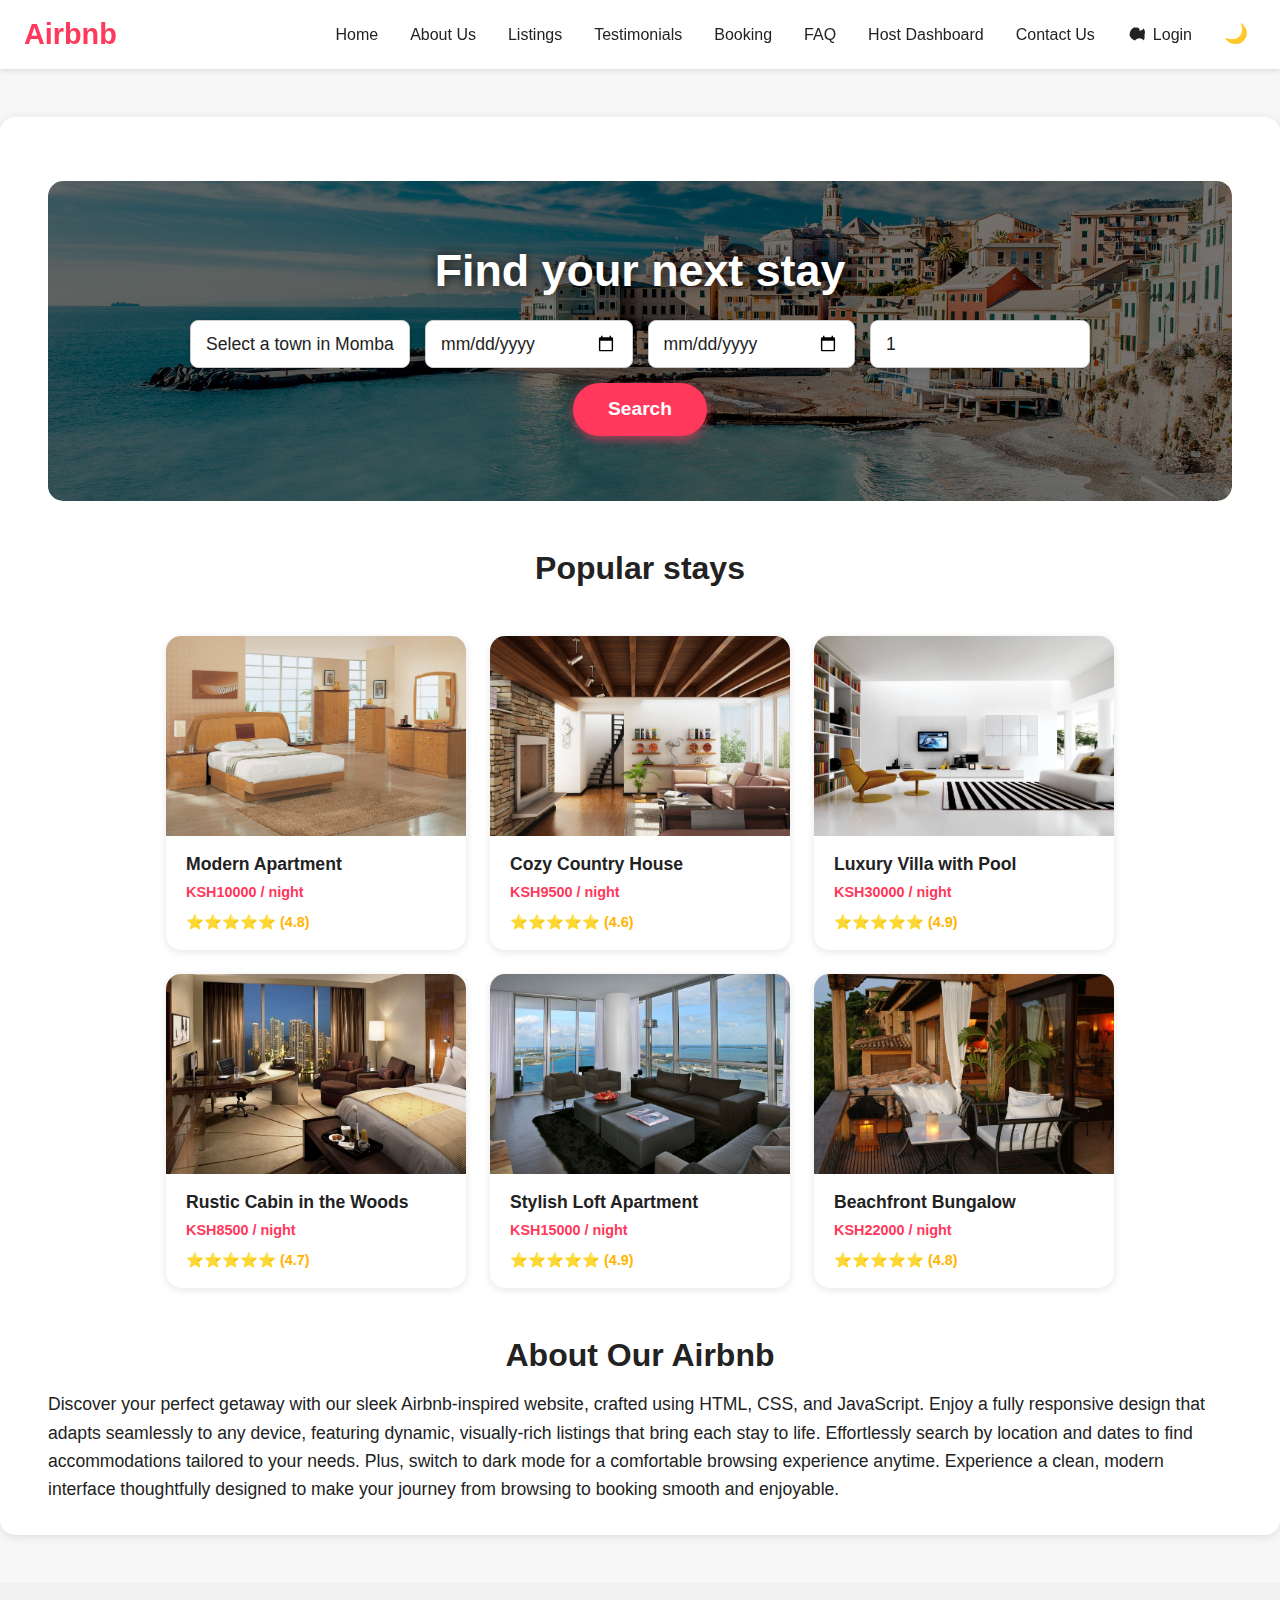
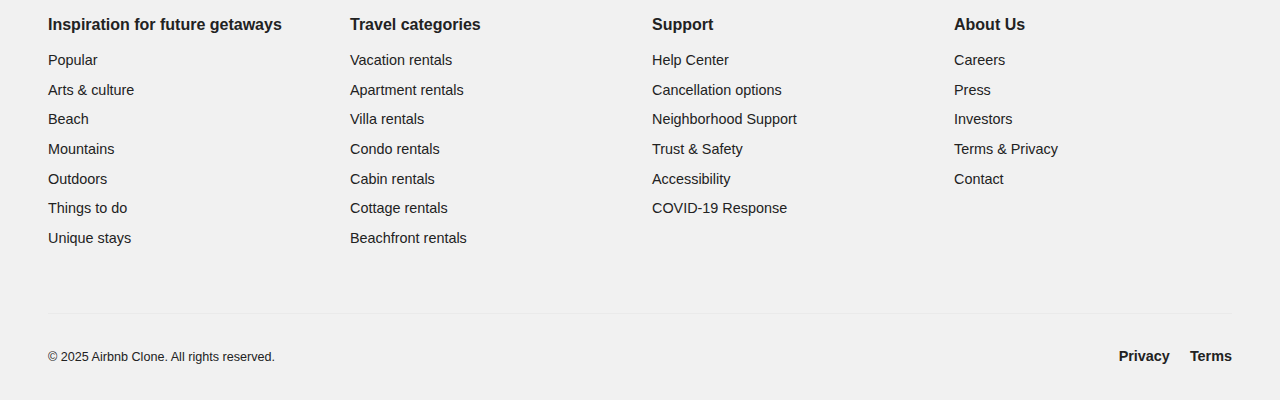
<file: html/index.html>
<!DOCTYPE html>
<html lang="en" data-theme="light">
<head>
  <meta charset="UTF-8" />
  <meta name="viewport" content="width=device-width, initial-scale=1" />
  <title>Airbnb Clone - Multi-Section SPA</title>
  <link rel="stylesheet" href="https://cdn.jsdelivr.net/npm/bootstrap@5.3.0/dist/css/bootstrap.min.css"/>
  <link rel="stylesheet" href="/styles/style.css">
</head>
<body>
  <!-- Navbar -->
  <nav class="navbar navbar-expand-lg sticky-top">
    <div class="container-fluid px-4">
      <a class="navbar-brand" id="nav-home">Airbnb</a>
      <button class="navbar-toggler" type="button" data-bs-toggle="collapse" data-bs-target="#navMenu"
        aria-controls="navMenu" aria-expanded="false" aria-label="Toggle navigation">
        <span class="navbar-toggler-icon"></span>
      </button>
      <div class="collapse navbar-collapse" id="navMenu">
        <ul class="navbar-nav ms-auto align-items-center" id="nav-links">
          <li class="nav-item me-3"><a class="nav-link" data-section="home">Home</a></li>
          <li class="nav-item me-3"><a class="nav-link" data-section="about">About Us</a></li>
          <li class="nav-item me-3"><a class="nav-link" data-section="listings">Listings</a></li>
          <li class="nav-item me-3"><a class="nav-link" data-section="testimonials">Testimonials</a></li>
          <li class="nav-item me-3"><a class="nav-link" data-section="booking">Booking</a></li>
          <li class="nav-item me-3"><a class="nav-link" data-section="faq">FAQ</a></li>
          <li class="nav-item me-3"><a class="nav-link" data-section="host">Host Dashboard</a></li>
          <li class="nav-item me-3"><a class="nav-link" data-section="contact">Contact Us</a></li>

          <li class="nav-item me-3">
            <a href="/html/forms/login.html" class="nav-link d-flex align-items-center" title="Login" aria-label="Login">
              <!-- User icon SVG -->
              <svg xmlns="http://www.w3.org/2000/svg" width="20" height="20" fill="currentColor" class="bi bi-person-circle" viewBox="0 0 16 16" style="margin-right: 6px;">
                <path d="M13.468 12.37C12.758 11.226 11.56 10.5 10 10.5c-1.56 0-2.758.726-3.468 1.87A6.987 6.987 0 0 1 2 8a6.987 6.987 0 0 1 4.532-6.37C7.242 3.774 8.44 4.5 10 4.5c1.56 0 2.758-.726 3.468-1.87A6.987 6.987 0 0 1 14 8a6.987 6.987 0 0 1-.532 4.37z"/>
                <path fill-rule="evenodd" d="M8 2a2 2 0 1 0 0 4 2 2 0 0 0 0-4z"/>
              </svg>
              Login
            </a>
          </li>
          <li class="nav-item">
            <button id="darkModeToggle" title="Toggle Dark Mode" aria-label="Toggle Dark Mode">🌙</button>
          </li>
        </ul>
      </div>
    </div>
  </nav>

  <!-- Sections -->

  <!-- Home -->
  <section id="home" class="active" role="main" aria-label="Home page">
    <div class="search-section">
      <div class="overlay"></div>
      <h1>Find your next stay</h1>
      <form class="search-bar" id="searchForm" aria-label="Search stays form">
        <select id="location" name="location" class="form-select" required aria-required="true" aria-describedby="locationHelp">
          <option value="" disabled selected>Select a town in Mombasa</option>
          <option value="Mombasa Central">Mombasa Central</option>
          <option value="Nyali">Nyali</option>
          <option value="Kisauni">Kisauni</option>
          <option value="Likoni">Likoni</option>
          <option value="Changamwe">Changamwe</option>
          <option value="Tudor">Tudor</option>
          <option value="Mtwapa">Mtwapa</option>
          <option value="Bamburi">Bamburi</option>
        </select>
        <input type="date" id="checkin" name="checkin" required aria-required="true" placeholder="Check-in" />
        <input type="date" id="checkout" name="checkout" required aria-required="true" placeholder="Check-out" />
        <input type="number" id="guests" name="guests" placeholder="Guests" min="1" value="1" required aria-required="true" />
        <button type="submit">Search</button>
      </form>
    </div>
    <div class="listings" aria-label="Popular stays">
      <h2 class="mb-4 text-center">Popular stays</h2>
      <div class="d-flex flex-wrap justify-content-center gap-4" id="listingsContainer">
        <!-- Listings loaded here -->
      </div>
    </div>

    <div class="about-section" aria-label="About this site">
      <h2>About Our Airbnb</h2>
      <p>
        Discover your perfect getaway with our sleek Airbnb-inspired website, crafted using HTML, CSS, and JavaScript. Enjoy a fully responsive design that adapts seamlessly to any device, featuring dynamic, visually-rich listings that bring each stay to life. Effortlessly search by location and dates to find accommodations tailored to your needs. Plus, switch to dark mode for a comfortable browsing experience anytime. Experience a clean, modern interface thoughtfully designed to make your journey from browsing to booking smooth and enjoyable.
      </p>
    </div>
  </section>

  <!-- Listings -->
  <section id="listings" role="main" aria-label="Listings page">
    <h1>All Listings</h1>
    <div class="listings-grid">
      <div class="listing-card" onclick="expandCard(this)">
        <img src="../assets/listing1.webp" alt="Sunset Villa" class="listing-image" />
        <div class="listing-info">
          <h3 class="listing-title">Sunset Villa</h3>
          <p class="listing-location">Diani Beach, Kwale County</p>
          <p class="listing-price">KSh 12,000 / night</p>
          <p class="listing-rating">⭐ 4.8 (120 reviews)</p>
        </div>
        <div class="listing-expanded">
          <p>Spacious 3-bedroom villa with ocean views, private pool, and direct beach access.</p>
          <p><strong>Amenities:</strong> WiFi, Air Conditioning, Private Pool, Parking</p>
          <button onclick="closeExpanded(event)">Close</button>
        </div>
      </div>

      <div class="listing-card" onclick="expandCard(this)">
        <img src="../assets/listing2.webp" alt="Coral Reef Apartment" class="listing-image" />
        <div class="listing-info">
          <h3 class="listing-title">Coral Reef Apartment</h3>
          <p class="listing-location">Nyali, Mombasa</p>
          <p class="listing-price">KSh 8,500 / night</p>
          <p class="listing-rating">⭐ 4.6 (98 reviews)</p>
        </div>
        <div class="listing-expanded">
          <p>Modern 2-bedroom apartment with sea breeze, close to shopping and dining.</p>
          <p><strong>Amenities:</strong> WiFi, Parking, Elevator</p>
          <button onclick="closeExpanded(event)">Close</button>
        </div>
      </div>

      <div class="listing-card" onclick="expandCard(this)">
        <img src="../assets/listing3.webp" alt="Palm Breeze Cottage" class="listing-image" />
        <div class="listing-info">
          <h3 class="listing-title">Palm Breeze Cottage</h3>
          <p class="listing-location">Tiwi Beach, Kwale County</p>
          <p class="listing-price">KSh 9,000 / night</p>
          <p class="listing-rating">⭐ 4.7 (110 reviews)</p>
        </div>
        <div class="listing-expanded">
          <p>Cozy 2-bedroom cottage surrounded by palm trees, steps from the beach.</p>
          <p><strong>Amenities:</strong> WiFi, Kitchen, Parking</p>
          <button onclick="closeExpanded(event)">Close</button>
        </div>
      </div>

      <div class="listing-card" onclick="expandCard(this)">
        <img src="../assets/listing4.webp" alt="Seaside Retreat" class="listing-image" />
        <div class="listing-info">
          <h3 class="listing-title">Seaside Retreat</h3>
          <p class="listing-location">Bamburi, Mombasa</p>
          <p class="listing-price">KSh 10,500 / night</p>
          <p class="listing-rating">⭐ 4.9 (130 reviews)</p>
        </div>
        <div class="listing-expanded">
          <p>Elegant 3-bedroom house with garden, near Bamburi beach and local attractions.</p>
          <p><strong>Amenities:</strong> WiFi, Air Conditioning, Garden, Parking</p>
          <button onclick="closeExpanded(event)">Close</button>
        </div>
      </div>

      <div class="listing-card" onclick="expandCard(this)">
        <img src="../assets/listing5.webp" alt="Ocean View Apartment" class="listing-image" />
        <div class="listing-info">
          <h3 class="listing-title">Ocean View Apartment</h3>
          <p class="listing-location">Shanzu, Mombasa</p>
          <p class="listing-price">KSh 11,000 / night</p>
          <p class="listing-rating">⭐ 4.5 (90 reviews)</p>
        </div>
        <div class="listing-expanded">
          <p>Bright 2-bedroom apartment with panoramic ocean views and balcony.</p>
          <p><strong>Amenities:</strong> WiFi, Balcony, Parking</p>
          <button onclick="closeExpanded(event)">Close</button>
        </div>
      </div>

      <div class="listing-card" onclick="expandCard(this)">
        <img src="../assets/listing6.webp" alt="Mtwapa Beach House" class="listing-image" />
        <div class="listing-info">
          <h3 class="listing-title">Mtwapa Beach House</h3>
          <p class="listing-location">Mtwapa, Kilifi County</p>
          <p class="listing-price">KSh 13,000 / night</p>
          <p class="listing-rating">⭐ 4.8 (115 reviews)</p>
        </div>
        <div class="listing-expanded">
          <p>Luxury 4-bedroom house with private beach access and spacious garden.</p>
          <p><strong>Amenities:</strong> WiFi, Private Beach, Pool, Parking</p>
          <button onclick="closeExpanded(event)">Close</button>
        </div>
      </div>

      <div class="listing-card" onclick="expandCard(this)">
        <img src="../assets/listing1.webp" alt="Lagoon Breeze Bungalow" class="listing-image" />
        <div class="listing-info">
          <h3 class="listing-title">Lagoon Breeze Bungalow</h3>
          <p class="listing-location">Kilifi Creek, Kilifi County</p>
          <p class="listing-price">KSh 9,500 / night</p>
          <p class="listing-rating">⭐ 4.7 (105 reviews)</p>
        </div>
        <div class="listing-expanded">
          <p>Charming 2-bedroom bungalow overlooking the lagoon with a private deck.</p>
          <p><strong>Amenities:</strong> WiFi, Kitchen, Deck, Parking</p>
          <button onclick="closeExpanded(event)">Close</button>
        </div>
      </div>

      <div class="listing-card" onclick="expandCard(this)">
        <img src="../assets/listing2.webp" alt="Coral Garden Villa" class="listing-image" />
        <div class="listing-info">
          <h3 class="listing-title">Coral Garden Villa</h3>
          <p class="listing-location">Diani Beach, Kwale County</p>
          <p class="listing-price">KSh 14,000 / night</p>
          <p class="listing-rating">⭐ 4.9 (140 reviews)</p>
        </div>
        <div class="listing-expanded">
          <p>Elegant 4-bedroom villa with lush gardens and walking distance to the beach.</p>
          <p><strong>Amenities:</strong> WiFi, Pool, Garden, Parking</p>
          <button onclick="closeExpanded(event)">Close</button>
        </div>
      </div>

      <div class="listing-card" onclick="expandCard(this)">
        <img src="../assets/listing3.webp" alt="Blue Lagoon Apartment" class="listing-image" />
        <div class="listing-info">
          <h3 class="listing-title">Blue Lagoon Apartment</h3>
          <p class="listing-location">Nyali, Mombasa</p>
          <p class="listing-price">KSh 9,000 / night</p>
          <p class="listing-rating">⭐ 4.6 (95 reviews)</p>
        </div>
        <div class="listing-expanded">
          <p>Modern 1-bedroom apartment with lagoon views and a balcony.</p>
          <p><strong>Amenities:</strong> WiFi, Balcony, Parking</p>
          <button onclick="closeExpanded(event)">Close</button>
        </div>
      </div>

      <div class="listing-card" onclick="expandCard(this)">
        <img src="../assets/listing4.webp" alt="Seashell Cottage" class="listing-image" />
        <div class="listing-info">
          <h3 class="listing-title">Seashell Cottage</h3>
          <p class="listing-location">Tiwi Beach, Kwale County</p>
          <p class="listing-price">KSh 8,800 / night</p>
          <p class="listing-rating">⭐ 4.7 (85 reviews)</p>
        </div>
        <div class="listing-expanded">
          <p>Cozy 2-bedroom cottage with garden and walking distance to the beach.</p>
          <p><strong>Amenities:</strong> WiFi, Garden, Parking</p>
          <button onclick="closeExpanded(event)">Close</button>
        </div>
      </div>

      <div class="listing-card" onclick="expandCard(this)">
        <img src="../assets/listing5.webp" alt="Bamburi Beach House" class="listing-image" />
        <div class="listing-info">
          <h3 class="listing-title">Bamburi Beach House</h3>
          <p class="listing-location">Bamburi, Mombasa</p>
          <p class="listing-price">KSh 11,500 / night</p>
          <p class="listing-rating">⭐ 4.8 (125 reviews)</p>
        </div>
        <div class="listing-expanded">
          <p>Spacious 3-bedroom house with private garden and beach access.</p>
          <p><strong>Amenities:</strong> WiFi, Garden, Parking</p>
          <button onclick="closeExpanded(event)">Close</button>
        </div>
      </div>

      <div class="listing-card" onclick="expandCard(this)">
        <img src="../assets/listing6.webp" alt="Shanzu Seaview Apartment" class="listing-image" />
        <div class="listing-info">
          <h3 class="listing-title">Shanzu Seaview Apartment</h3>
          <p class="listing-location">Shanzu, Mombasa</p>
          <p class="listing-price">KSh 10,000 / night</p>
          <p class="listing-rating">⭐ 4.6 (100 reviews)</p>
        </div>
        <div class="listing-expanded">
          <p>Modern 2-bedroom apartment with stunning sea views and balcony.</p>
          <p><strong>Amenities:</strong> WiFi, Balcony, Parking</p>
          <button onclick="closeExpanded(event)">Close</button>
        </div>
      </div>

      <div class="listing-card" onclick="expandCard(this)">
        <img src="../assets/listing1.webp" alt="Mtwapa Lagoon Villa" class="listing-image" />
        <div class="listing-info">
          <h3 class="listing-title">Mtwapa Lagoon Villa</h3>
          <p class="listing-location">Mtwapa, Kilifi County</p>
          <p class="listing-price">KSh 13,500 / night</p>
          <p class="listing-rating">⭐ 4.9 (135 reviews)</p>
        </div>
        <div class="listing-expanded">
          <p>Luxury 4-bedroom villa overlooking the lagoon with private pool.</p>
          <p><strong>Amenities:</strong> WiFi, Pool, Private Beach, Parking</p>
          <button onclick="closeExpanded(event)">Close</button>
        </div>
      </div>

      <div class="listing-card" onclick="expandCard(this)">
        <img src="../assets/listing2.webp" alt="Diani Palm Villa" class="listing-image" />
        <div class="listing-info">
          <h3 class="listing-title">Diani Palm Villa</h3>
          <p class="listing-location">Diani Beach, Kwale County</p>
          <p class="listing-price">KSh 14,500 / night</p>
          <p class="listing-rating">⭐ 5.0 (150 reviews)</p>
        </div>
        <div class="listing-expanded">
          <p>Exclusive 5-bedroom villa with lush gardens and private pool near the beach.</p>
          <p><strong>Amenities:</strong> WiFi, Pool, Garden, Parking</p>
          <button onclick="closeExpanded(event)">Close</button>
        </div>
      </div>

      <div class="listing-card" onclick="expandCard(this)">
        <img src="../assets/listing3.webp" alt="Nyali Sunset Apartment" class="listing-image" />
        <div class="listing-info">
          <h3 class="listing-title">Nyali Sunset Apartment</h3>
          <p class="listing-location">Nyali, Mombasa</p>
          <p class="listing-price">KSh 9,500 / night</p>
          <p class="listing-rating">⭐ 4.7 (110 reviews)</p>
        </div>
        <div class="listing-expanded">
          <p>Cozy 1-bedroom apartment with sunset views and modern amenities.</p>
          <p><strong>Amenities:</strong> WiFi, Balcony, Parking</p>
          <button onclick="closeExpanded(event)">Close</button>
        </div>
      </div>

      <div class="listing-card" onclick="expandCard(this)">
        <img src="../assets/listing4.webp" alt="Tiwi Beach House" class="listing-image" />
        <div class="listing-info">
          <h3 class="listing-title">Tiwi Beach House</h3>
          <p class="listing-location">Tiwi Beach, Kwale County</p>
          <p class="listing-price">KSh 10,200 / night</p>
          <p class="listing-rating">⭐ 4.8 (120 reviews)</p>
        </div>
        <div class="listing-expanded">
          <p>Beautiful 3-bedroom beach house with garden and private patio.</p>
          <p><strong>Amenities:</strong> WiFi, Garden, Parking</p>
          <button onclick="closeExpanded(event)">Close</button>
        </div>
      </div>

    </div>

  </section>


  <!-- Testimonials -->
  <section id="testimonials" role="main" aria-label="Testimonials page">
    <h1>What Our Guests Say</h1>
    <div class="testimonial" tabindex="0" aria-label="Testimonial from Alice">
      <p>"Amazing stay! The apartment was clean, cozy, and close to the beach. Highly recommend!"</p>
      <div class="author">- Alice M.</div>
    </div>
    <div class="testimonial" tabindex="0" aria-label="Testimonial from John">
      <p>"Great host and beautiful location. The booking process was smooth and easy."</p>
      <div class="author">- John K.</div>
    </div>
    <div class="testimonial" tabindex="0" aria-label="Testimonial from Fatima">
      <p>"Loved the villa with the pool. Perfect for family vacations and relaxing weekends."</p>
      <div class="author">- Fatima S.</div>
    </div>
  </section>

  <!-- About Us -->
  <section id="about" class="about-section">
    <div class="container">
      <h2>About Us</h2>
      <p class="mission-statement">
        At <strong>AirBnB </strong>, our mission is to help travelers find unique and comfortable stays around the world; making every trip feel like a home away from home.
      </p>

      <div class="brand-story">
        <h3>Our Story</h3>
        <p>
          Inspired by the spirit of adventure and the desire to connect people with authentic travel experiences, this project was built to showcase how modern web technologies can recreate a seamless booking experience. Whether you’re looking for a cozy beach house or a vibrant city apartment, our platform brings the best stays right to your fingertips.
        </p>
      </div>

      <div class="unique-value">
        <h3>Why Choose Us?</h3>
        <ul>
          <li>Easy-to-use interface with powerful search and filtering options.</li>
          <li>Responsive design that works beautifully on any device.</li>
          <li>Dark mode support for comfortable browsing day or night.</li>
          <li>Built with modern web standards for speed and accessibility.</li>
        </ul>
      </div>

      <div class="team-intro">
        <h3>Meet the Creator</h3>
        <p>
          Hi, I’m <strong>Lisa (Nyamache Mosweta)</strong>, a passionate web developer dedicated to building user-friendly and scalable web applications. This project represents my commitment to clean design, responsive layouts, and interactive user experiences.
        </p>
      </div>

      <div class="cta">
        <p>Ready to find your next stay? <a href="#listings">Explore our listings now!</a></p>
      </div>
    </div>
  </section>


  <!-- Contact Us -->
  <section id="contact" role="main" aria-label="Contact us page">
    <h1>Contact Us</h1>
    <form id="contactForm" aria-label="Contact form">
      <label for="name">Name</label>
      <input type="text" id="name" class="form-control mb-3" required aria-required="true" />

      <label for="email">Email</label>
      <input type="email" id="email" class="form-control mb-3" required aria-required="true" />

      <label for="message">Message</label>
      <textarea id="message" class="form-control mb-3" rows="5" required aria-required="true"></textarea>

      <button type="submit" class="btn btn-primary w-100">Send Message</button>
    </form>
  </section>

  <!-- Host Dashboard -->
  <section id="host" role="main" aria-label="Host dashboard page">
    <h1>Host Dashboard</h1>
    <p>Welcome, host! Here you will be able to manage your listings, bookings, and profile.</p>
    <p><em>(This is a placeholder page. Backend integration coming soon.)</em></p>
  </section>

  <!-- Booking -->
  <section id="booking" role="main" aria-label="Booking and payment page">
    <h1>Booking & Payment</h1>
    <p>This page will allow users to review their booking details and securely process payments.</p>
    <p><em>(This is a placeholder page. Backend integration coming soon.)</em></p>
    <button class="btn btn-primary">Proceed to Payment</button>
  </section>

  <!-- FAQ -->
  <section id="faq" role="main" aria-label="Frequently asked questions page">
    <h1>Frequently Asked Questions</h1>
    <div class="faq-item">
      <div class="faq-question" tabindex="0">How do I book a stay?</div>
      <div class="faq-answer">Select your desired dates and location, then choose a listing and follow the booking instructions.</div>
    </div>
    <div class="faq-item">
      <div class="faq-question" tabindex="0">What is the cancellation policy?</div>
      <div class="faq-answer">Cancellation policies vary by listing. Please check the policy on the listing page before booking.</div>
    </div>
    <div class="faq-item">
      <div class="faq-question" tabindex="0">How do I become a host?</div>
      <div class="faq-answer">Sign up and visit the Host Dashboard to list your property and manage bookings.</div>
    </div>
  </section>

  <!-- Privacy & Terms -->
  <section id="privacy" role="main" aria-label="Privacy policy and terms page">
    <h1>Privacy Policy & Terms of Service</h1>
    <h2>Privacy Policy</h2>
    <p>Your privacy is important to us. We collect minimal personal information necessary to provide our services.</p>
    <p>We do not share your data with third parties without your consent.</p>
    <h2>Terms of Service</h2>
    <p>By using this site, you agree to our terms and conditions. Please read them carefully before booking.</p>
    <p>We reserve the right to update these terms at any time.</p>
  </section>

  <!-- Footer -->
  <footer class="footer mt-5">
    <div>
      <div class="row">
        <div class="col-6 col-md-3 mb-4">
          <h6 class="footer-title">Inspiration for future getaways</h6>
          <ul class="footer-list">
            <li><a href="#">Popular</a></li>
            <li><a href="#">Arts & culture</a></li>
            <li><a href="#">Beach</a></li>
            <li><a href="#">Mountains</a></li>
            <li><a href="#">Outdoors</a></li>
            <li><a href="#">Things to do</a></li>
            <li><a href="#">Unique stays</a></li>
          </ul>
        </div>
        <div class="col-6 col-md-3 mb-4">
          <h6 class="footer-title">Travel categories</h6>
          <ul class="footer-list">
            <li><a href="#">Vacation rentals</a></li>
            <li><a href="#">Apartment rentals</a></li>
            <li><a href="#">Villa rentals</a></li>
            <li><a href="#">Condo rentals</a></li>
            <li><a href="#">Cabin rentals</a></li>
            <li><a href="#">Cottage rentals</a></li>
            <li><a href="#">Beachfront rentals</a></li>
          </ul>
        </div>
        <div class="col-6 col-md-3 mb-4">
          <h6 class="footer-title">Support</h6>
          <ul class="footer-list">
            <li><a href="#">Help Center</a></li>
            <li><a href="#">Cancellation options</a></li>
            <li><a href="#">Neighborhood Support</a></li>
            <li><a href="#">Trust & Safety</a></li>
            <li><a href="#">Accessibility</a></li>
            <li><a href="#">COVID-19 Response</a></li>
          </ul>
        </div>
        <div class="col-6 col-md-3 mb-4">
          <h6 class="footer-title">About Us</h6>
          <ul class="footer-list">
            <li><a href="#">Careers</a></li>
            <li><a href="#">Press</a></li>
            <li><a href="#">Investors</a></li>
            <li><a href="#">Terms & Privacy</a></li>
            <li><a href="#">Contact</a></li>
          </ul>
        </div>
      </div>
      <hr class="footer-divider" />
      <div class="d-flex justify-content-between align-items-center pt-3 flex-column flex-md-row">
        <small>© 2025 Airbnb Clone. All rights reserved.</small>
        <div class="mt-2 mt-md-0">
          <a href="#" class="footer-link me-3">Privacy</a>
          <a href="#" class="footer-link">Terms</a>
        </div>
      </div>
    </div>
  </footer>

  <!-- Bootstrap JS -->
  <script src="https://cdn.jsdelivr.net/npm/bootstrap@5.3.0/dist/js/bootstrap.bundle.min.js"></script>

  <!-- Custom JS -->
  <script src="/js/main.js"></script>
</body>
</html>
</file>
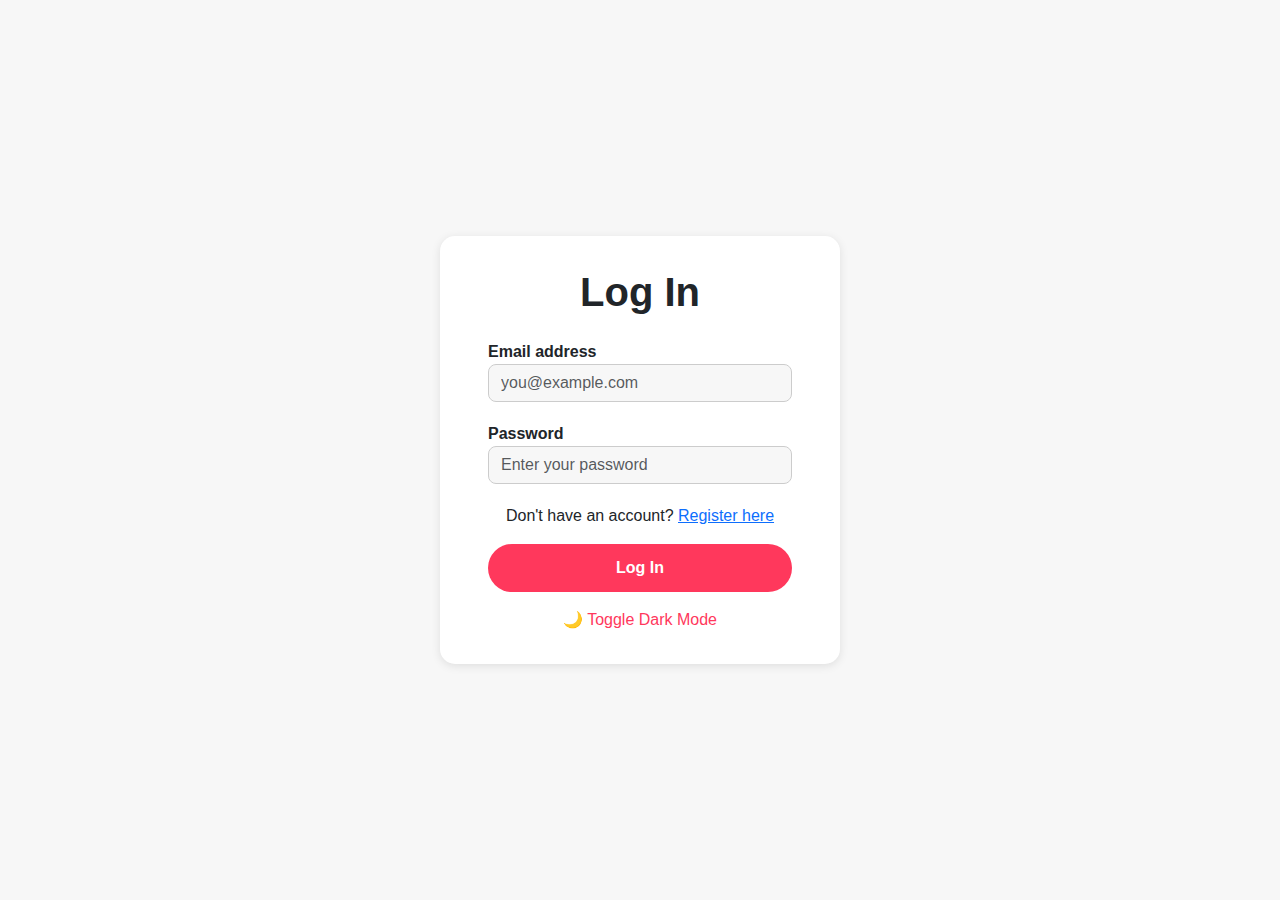
<file: html/forms/login.html>
<!DOCTYPE html>
<html lang="en" data-theme="light">
<head>
  <meta charset="UTF-8" />
  <meta name="viewport" content="width=device-width, initial-scale=1" />
  <title>Login - Airbnb Clone</title>
  <link href="https://cdn.jsdelivr.net/npm/bootstrap@5.3.0/dist/css/bootstrap.min.css" rel="stylesheet" />
  <link rel="stylesheet" href="/styles/forms/login.css">
</head>
<body>
  <main class="login-container" role="main" aria-label="Login form">
    <h1>Log In</h1>
    <form id="loginForm" novalidate>
      <label for="email">Email address</label>
      <input type="email" id="email" class="form-control" placeholder="you@example.com" required autocomplete="email" />
      <label for="password">Password</label>
      <input type="password" id="password" class="form-control" placeholder="Enter your password" required autocomplete="current-password" />
      <p style="text-align:center; margin-top:1rem;">
        Don't have an account? <a href="./registration.html">Register here</a>
        </p>

      <button type="submit">Log In</button>
    </form>
    <div class="toggle-theme" id="toggleTheme" tabindex="0" role="button" aria-pressed="false" aria-label="Toggle dark mode">
      🌙 Toggle Dark Mode
    </div>
  </main>
  <script src="/js/forms/login.js"></script>
</body>
</html>
</file>
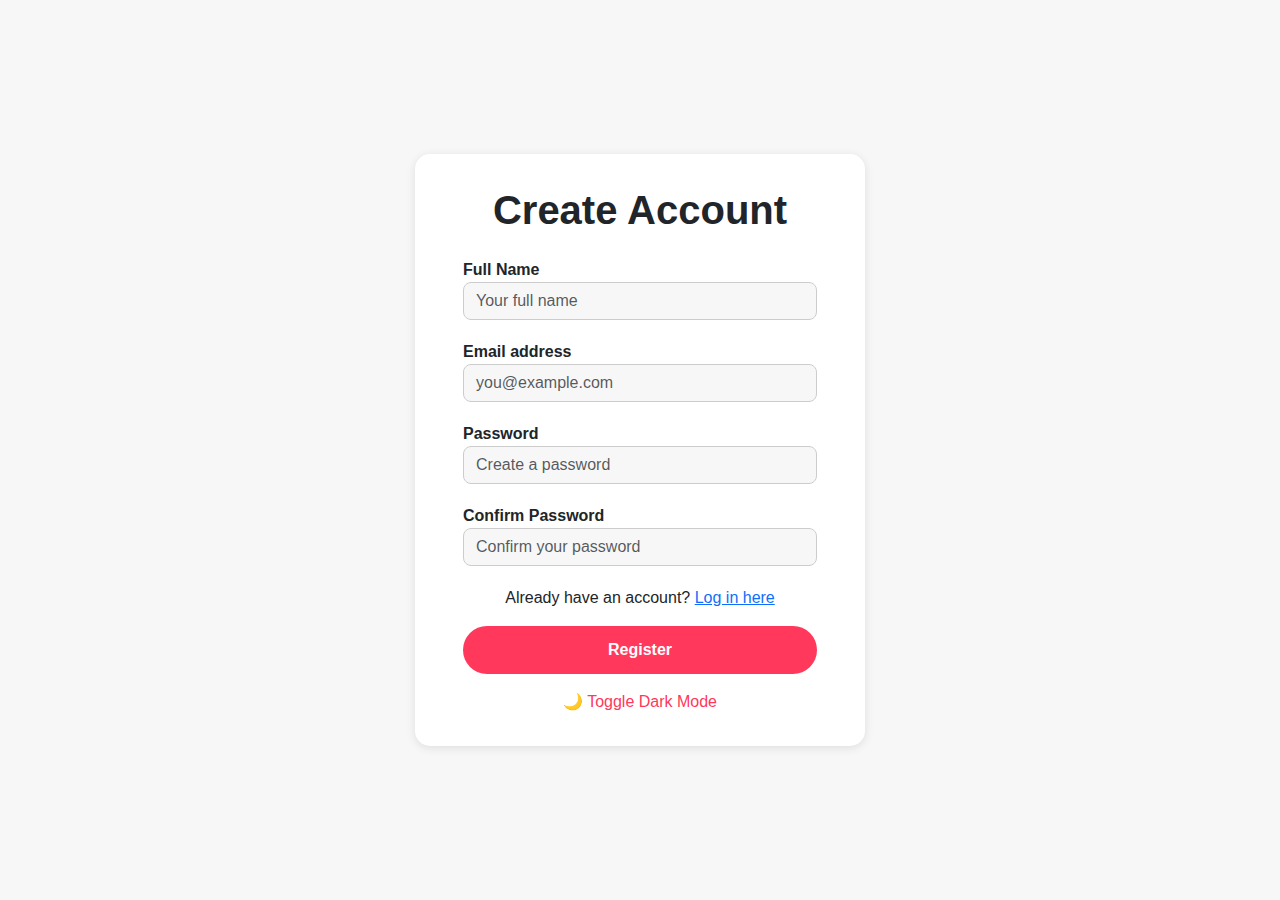
<file: html/forms/registration.html>
<!DOCTYPE html>
<html lang="en" data-theme="light">
<head>
  <meta charset="UTF-8" />
  <meta name="viewport" content="width=device-width, initial-scale=1" />
  <title>Register - Airbnb Clone</title>
  <link href="https://cdn.jsdelivr.net/npm/bootstrap@5.3.0/dist/css/bootstrap.min.css" rel="stylesheet" />
  <link rel="stylesheet" href="/styles/forms/registration.css">
</head>
<body>
  <main class="register-container" role="main" aria-label="Registration form">
    <h1>Create Account</h1>
    <form id="registerForm" novalidate>
      <label for="name">Full Name</label>
      <input type="text" id="name" class="form-control" placeholder="Your full name" required autocomplete="name" />

      <label for="email">Email address</label>
      <input type="email" id="email" class="form-control" placeholder="you@example.com" required autocomplete="email" />

      <label for="password">Password</label>
      <input type="password" id="password" class="form-control" placeholder="Create a password" required autocomplete="new-password" />

      <label for="confirmPassword">Confirm Password</label>
      <input type="password" id="confirmPassword" class="form-control" placeholder="Confirm your password" required autocomplete="new-password" />
      <p style="text-align:center; margin-top:1rem;">
        Already have an account? <a href="./login.html">Log in here</a>
        </p>

      <button type="submit">Register</button>
    </form>
    <div class="toggle-theme" id="toggleTheme" tabindex="0" role="button" aria-pressed="false" aria-label="Toggle dark mode">
      🌙 Toggle Dark Mode
    </div>
  </main>

  <script src="/js/forms/registration.js"></script>
</body>
</html>
</file>
<file: styles/style.css>
/* Root colors */
    :root {
      --color-bg: #f7f7f7;
      --color-text: #222;
      --color-primary: #ff385c;
      --color-card-bg: #fff;
      --color-shadow: rgba(0,0,0,0.1);
      --color-navbar-bg: #fff;
      --color-navbar-text: #222;
      --color-footer-bg: #f1f1f1;
    }
    [data-theme="dark"] {
      --color-bg: #121212;
      --color-text: #eee;
      --color-primary: #ff385c;
      --color-card-bg: #1e1e1e;
      --color-shadow: rgba(0,0,0,0.7);
      --color-navbar-bg: #1e1e1e;
      --color-navbar-text: #eee;
      --color-footer-bg: #222;
    }

    html {
      transition: background-color 0.5s ease, color 0.5s ease;
      background-color: var(--color-bg);
      color: var(--color-text);
    }

    body {
      font-family: 'Segoe UI', Tahoma, Geneva, Verdana, sans-serif;
      margin: 0;
      padding: 0;
      background: var(--color-bg);
      color: var(--color-text);
    }

    /* Navbar */
    .navbar {
      background-color: var(--color-navbar-bg) !important;
      box-shadow: 0 2px 5px var(--color-shadow);
      transition: background-color 0.3s ease;
    }
    .navbar-brand {
      font-weight: 700;
      font-size: 1.8rem;
      color: var(--color-primary) !important;
      cursor: pointer;
    }
    .navbar-nav .nav-link {
      color: var(--color-navbar-text) !important;
      font-weight: 500;
      position: relative;
      overflow: hidden;
      cursor: pointer;
    }
    .navbar-nav .nav-link::after {
      content: '';
      position: absolute;
      width: 0;
      height: 2px;
      bottom: 0;
      left: 0;
      background-color: var(--color-primary);
      transition: width 0.3s ease;
    }
    .navbar-nav .nav-link:hover::after,
    .navbar-nav .nav-link:focus::after {
      width: 100%;
    }
    .navbar-nav .nav-link:hover {
      color: var(--color-primary) !important;
    }
    .btn-outline-primary {
      color: var(--color-navbar-text);
      border-color: var(--color-navbar-text);
      transition: background-color 0.3s ease, transform 0.2s ease, box-shadow 0.3s ease;
    }
    .btn-outline-primary:hover {
      background-color: var(--color-primary);
      border-color: var(--color-primary);
      color: white;
      transform: scale(1.05);
      box-shadow: 0 4px 12px rgba(255, 56, 92, 0.6);
    }
    #darkModeToggle {
      cursor: pointer;
      font-size: 1.2rem;
      color: var(--color-navbar-text);
      border: none;
      background: transparent;
      padding: 0 0.5rem;
      transition: transform 0.3s ease;
    }
    #darkModeToggle:hover {
      color: var(--color-primary);
    }
    #darkModeToggle:active {
      transform: rotate(20deg) scale(1.2);
    }

    /* Sections */
    section {
      width: 100%;
      max-width: 1400px;
      margin: 3rem auto;
      padding: 1rem 3rem;
      background: var(--color-card-bg);
      border-radius: 15px;
      box-shadow: 0 2px 10px var(--color-shadow);
      display: none;
      animation: fadeInUp 0.8s ease forwards;
      opacity: 0;
      box-sizing: border-box;
    }
    section.active {
      display: block;
      opacity: 1;
    }
    h1, h2 {
      font-weight: 700;
      margin-bottom: 1rem;
      text-align: center;
    }
    p {
      font-size: 1.1rem;
      line-height: 1.6;
      margin-bottom: 1rem;
    }
    @keyframes fadeInUp {
      from { opacity: 0; transform: translateY(20px); }
      to { opacity: 1; transform: translateY(0); }
    }

    /* Hero Section */
    #home .search-section {
      position: relative;
      background: url('../assets/hero-section.webp') center/cover no-repeat;
      height: 320px;
      max-width: 1200px;
      margin: 3rem auto;
      padding: 0 2rem;
      color: white;
      text-shadow: 0 0 12px rgba(0,0,0,0.8);
      display: flex;
      flex-direction: column;
      justify-content: center;
      align-items: center;
      border-radius: 15px;
      overflow: hidden;
      box-sizing: border-box;
    }
    #home .search-section .overlay {
      position: absolute;
      top: 0; left: 0; right: 0; bottom: 0;
      background: rgba(0, 0, 0, 0.55);
      z-index: 1;
      border-radius: 15px;
    }
    #home .search-section h1 {
      position: relative;
      font-size: 2.8rem;
      font-weight: 700;
      margin-bottom: 1.5rem;
      z-index: 2;
      text-align: center;
      max-width: 90%;
      line-height: 1.1;
    }
    [data-theme="dark"] #home .search-section {
      filter: brightness(0.7);
    }
    #home .search-bar {
      position: relative;
      z-index: 2;
      background: transparent;
      padding: 0;
      width: 100%;
      max-width: 900px;
      display: flex;
      gap: 15px;
      flex-wrap: wrap;
      justify-content: center;
    }
    #home .search-bar select,
    #home .search-bar input[type="date"],
    #home .search-bar input[type="number"] {
      background: white !important;
      color: #222 !important;
      border-radius: 8px !important;
      border: 1.5px solid #ccc !important;
      padding: 10px 15px !important;
      font-size: 1.1rem !important;
      box-shadow: 0 3px 6px rgba(0,0,0,0.1);
      min-width: 160px;
      flex-grow: 1;
      max-width: 220px;
      transition: border-color 0.3s ease;
    }
    #home .search-bar select:hover,
    #home .search-bar input[type="date"]:hover,
    #home .search-bar input[type="number"]:hover,
    #home .search-bar select:focus,
    #home .search-bar input[type="date"]:focus,
    #home .search-bar input[type="number"]:focus {
      border-color: var(--color-primary);
      outline: none;
      box-shadow: 0 0 8px var(--color-primary);
    }
    #home .search-bar button {
      background: var(--color-primary);
      border: none;
      color: white;
      padding: 12px 35px;
      border-radius: 50px;
      font-weight: 700;
      font-size: 1.2rem;
      cursor: pointer;
      flex-shrink: 0;
      transition: background 0.3s ease, transform 0.2s ease, box-shadow 0.3s ease;
      box-shadow: 0 4px 10px rgba(255, 56, 92, 0.6);
    }
    #home .search-bar button:hover {
      background: #e03150;
      transform: scale(1.07);
      box-shadow: 0 6px 15px rgba(255, 56, 92, 0.8);
    }

    /* Listings Section */
    #home .listings {
      max-width: 1400px;
      margin: 0 auto 3rem;
      padding: 0 3rem;
      box-shadow: none;
      background: transparent;
      display: flex;
      flex-wrap: wrap;
      gap: 1.5rem;
      justify-content: center;
      box-sizing: border-box;
    }
    #home .listings h2 {
      width: 100%;
      margin-bottom: 2rem;
    }
    #home .listing-card {
      background: var(--color-card-bg);
      border-radius: 15px;
      overflow: hidden;
      box-shadow: 0 2px 8px var(--color-shadow);
      transition: transform 0.3s ease, box-shadow 0.3s ease;
      cursor: pointer;
      color: var(--color-text);
      width: 300px;
      flex-shrink: 0;
    }
    #home .listing-card:hover {
      transform: scale(1.05);
      box-shadow: 0 6px 15px var(--color-shadow);
    }
    #home .listing-img {
      height: 200px;
      object-fit: cover;
      width: 100%;
      transition: transform 0.3s ease;
    }
    #home .listing-card:hover .listing-img {
      transform: scale(1.05);
    }
    #home .listing-info {
      padding: 15px 20px;
    }
    #home .listing-title {
      font-weight: 700;
      font-size: 1.1rem;
      margin-bottom: 5px;
    }
    #home .listing-price {
      color: var(--color-primary);
      font-weight: 600;
      margin-bottom: 8px;
    }
    #home .listing-rating {
      color: #ffb400;
      font-weight: 600;
    }

    .listings-grid {
  display: grid;
  grid-template-columns: repeat(auto-fit, minmax(280px, 1fr));
  gap: 1.5rem;
  padding: 1rem;
}

.listing-card {
  background-color: var(--card-bg, #fff);
  border-radius: 8px;
  box-shadow: 0 2px 8px rgba(0,0,0,0.1);
  overflow: hidden;
  transition: transform 0.3s ease, box-shadow 0.3s ease;
  cursor: pointer;
}

.listing-card:hover {
  transform: translateY(-5px);
  box-shadow: 0 8px 20px rgba(0,0,0,0.15);
}

.listing-image {
  width: 100%;
  height: 180px;
  object-fit: cover;
  display: block;
}

.listing-info {
  padding: 1rem;
}

.listing-title {
  font-size: 1.2rem;
  margin: 0 0 0.3rem;
  color: var(--text-primary, #222);
}

.listing-location,
.listing-price,
.listing-rating {
  font-size: 0.9rem;
  color: var(--text-secondary, #555);
  margin: 0.1rem 0;
}


    /* Other sections styling */
    /* Testimonials */
    #testimonials .testimonial {
      background: var(--color-card-bg);
      border-radius: 15px;
      padding: 1.5rem;
      margin-bottom: 1.5rem;
      box-shadow: 0 2px 10px rgba(0,0,0,0.1);
      transition: box-shadow 0.3s ease;
      max-width: 700px;
      margin-left: auto;
      margin-right: auto;
    }
    #testimonials .testimonial:hover {
      box-shadow: 0 6px 20px rgba(0,0,0,0.15);
    }
    #testimonials .testimonial p {
      font-style: italic;
      font-size: 1.1rem;
      margin-bottom: 1rem;
    }
    #testimonials .testimonial .author {
      font-weight: 700;
      font-size: 1rem;
      color: var(--color-primary);
    }

    /* Contact */
    #contact form {
      max-width: 600px;
      margin: 0 auto;
    }
    #contact label {
      font-weight: 600;
    }
    #contact .form-control {
      margin-bottom: 1rem;
      border-radius: 8px;
    }
    #contact button {
      background: var(--color-primary);
      color: white;
      font-weight: 600;
      border: none;
      padding: 10px 20px;
      border-radius: 50px;
      cursor: pointer;
      transition: background 0.3s ease;
      width: 100%;
    }
    #contact button:hover {
      background: #e03150;
    }

    /* FAQ */
    #faq .faq-item {
      margin-bottom: 1rem;
      max-width: 700px;
      margin-left: auto;
      margin-right: auto;
    }
    #faq .faq-question {
      font-weight: 600;
      cursor: pointer;
      background-color: var(--color-primary);
      color: white;
      padding: 0.75rem 1rem;
      border-radius: 8px;
    }
    #faq .faq-answer {
      padding: 0.75rem 1rem;
      border-left: 3px solid var(--color-primary);
      background-color: var(--color-card-bg);
      display: none;
      margin-top: 0.3rem;
      border-radius: 0 8px 8px 0;
    }

    /* Footer */
    .footer {
      background-color: var(--color-footer-bg);
      color: var(--color-text);
      font-size: 0.9rem;
      transition: background-color 0.3s ease, color 0.3s ease;
      margin-top: 3rem;
      padding: 2rem 3rem;
      max-width: 1400px;
      margin-left: auto;
      margin-right: auto;
      box-sizing: border-box;
    }
    .footer-title {
      font-weight: 700;
      margin-bottom: 1rem;
      font-size: 1rem;
    }
    .footer-list {
      list-style: none;
      padding: 0;
      margin: 0;
    }
    .footer-list li {
      margin-bottom: 0.5rem;
    }
    .footer-list li a {
      color: var(--color-text);
      text-decoration: none;
      transition: color 0.2s ease;
    }
    .footer-list li a:hover,
    .footer-list li a:focus {
      color: var(--color-primary);
      outline: none;
    }
    .footer-divider {
      border-color: var(--color-shadow);
      margin: 2rem 0 1rem;
    }
    .footer-link {
      color: var(--color-text);
      text-decoration: none;
      font-weight: 600;
      transition: color 0.2s ease;
    }
    .footer-link:hover,
    .footer-link:focus {
      color: var(--color-primary);
      outline: none;
    }

    /* Responsive */
    @media (max-width: 768px) {
      section {
        padding: 1rem 2rem;
      }
      #home .search-bar {
        justify-content: center;
      }
      #home .search-bar select,
      #home .search-bar input[type="date"],
      #home .search-bar input[type="number"],
      #home .search-bar button {
        min-width: 100%;
        border-radius: 12px;
      }
      .footer {
        padding: 2rem 1rem;
        max-width: 100%;
      }
    }
    @media (max-width: 576px) {
      .navbar-nav {
        flex-wrap: wrap;
      }
      .navbar-nav .nav-item {
        margin-bottom: 0.5rem;
      }
    }
</file>
<file: styles/forms/login.css>
:root {
      --color-bg: #f7f7f7;
      --color-text: #222;
      --color-primary: #ff385c;
      --color-card-bg: #fff;
      --color-shadow: rgba(0,0,0,0.1);
    }
    [data-theme="dark"] {
      --color-bg: #121212;
      --color-text: #eee;
      --color-primary: #ff385c;
      --color-card-bg: #1e1e1e;
      --color-shadow: rgba(0,0,0,0.7);
    }
    html {
      background-color: var(--color-bg);
      color: var(--color-text);
      transition: background-color 0.5s ease, color 0.5s ease;
    }
    body {
      font-family: 'Segoe UI', Tahoma, Geneva, Verdana, sans-serif;
      margin: 0;
      padding: 0;
      display: flex;
      justify-content: center;
      align-items: center;
      min-height: 100vh;
      background-color: var(--color-bg);
    }

    /* Dark mode form inputs */
[data-theme="dark"] .form-control {
  background-color: #2a2a2a !important; /* dark background */
  color: #eee !important; /* light text */
  border-color: #555 !important;
}

[data-theme="dark"] .form-control::placeholder {
  color: #bbb !important; /* lighter placeholder */
}

[data-theme="dark"] .form-control:focus {
  background-color: #2a2a2a !important;
  color: #eee !important;
  border-color: var(--color-primary) !important;
  box-shadow: 0 0 8px var(--color-primary);
  outline: none;
}

    .login-container {
      background: var(--color-card-bg);
      padding: 2rem 3rem;
      border-radius: 15px;
      box-shadow: 0 2px 10px var(--color-shadow);
      width: 100%;
      max-width: 400px;
      box-sizing: border-box;
    }
    h1 {
      margin-bottom: 1.5rem;
      font-weight: 700;
      text-align: center;
    }
    label {
      font-weight: 600;
    }
    .form-control {
      border-radius: 8px;
      margin-bottom: 1.25rem;
      background-color: var(--color-bg);
      color: var(--color-text);
      border: 1.5px solid #ccc;
      transition: border-color 0.3s ease;
    }
    .form-control:focus {
      border-color: var(--color-primary);
      outline: none;
      box-shadow: 0 0 8px var(--color-primary);
      background-color: var(--color-card-bg);
      color: var(--color-text);
    }
    button {
      background-color: var(--color-primary);
      border: none;
      color: white;
      font-weight: 700;
      padding: 12px 0;
      border-radius: 50px;
      width: 100%;
      cursor: pointer;
      transition: background-color 0.3s ease;
    }
    button:hover {
      background-color: #e03150;
    }
    .toggle-theme {
      margin-top: 1rem;
      text-align: center;
      cursor: pointer;
      color: var(--color-primary);
      user-select: none;
    }
</file>
<file: styles/forms/registration.css>
:root {
      --color-bg: #f7f7f7;
      --color-text: #222;
      --color-primary: #ff385c;
      --color-card-bg: #fff;
      --color-shadow: rgba(0,0,0,0.1);
    }
    [data-theme="dark"] {
      --color-bg: #121212;
      --color-text: #eee;
      --color-primary: #ff385c;
      --color-card-bg: #1e1e1e;
      --color-shadow: rgba(0,0,0,0.7);
    }
    html {
      background-color: var(--color-bg);
      color: var(--color-text);
      transition: background-color 0.5s ease, color 0.5s ease;
    }
    body {
      font-family: 'Segoe UI', Tahoma, Geneva, Verdana, sans-serif;
      margin: 0;
      padding: 0;
      display: flex;
      justify-content: center;
      align-items: center;
      min-height: 100vh;
      background-color: var(--color-bg);
    }

    /* Dark mode form inputs */
[data-theme="dark"] .form-control {
  background-color: #2a2a2a !important; /* dark background */
  color: #eee !important; /* light text */
  border-color: #555 !important;
}

[data-theme="dark"] .form-control::placeholder {
  color: #bbb !important; /* lighter placeholder */
}

[data-theme="dark"] .form-control:focus {
  background-color: #2a2a2a !important;
  color: #eee !important;
  border-color: var(--color-primary) !important;
  box-shadow: 0 0 8px var(--color-primary);
  outline: none;
}

    .register-container {
      background: var(--color-card-bg);
      padding: 2rem 3rem;
      border-radius: 15px;
      box-shadow: 0 2px 10px var(--color-shadow);
      width: 100%;
      max-width: 450px;
      box-sizing: border-box;
    }
    h1 {
      margin-bottom: 1.5rem;
      font-weight: 700;
      text-align: center;
    }
    label {
      font-weight: 600;
    }
    .form-control {
      border-radius: 8px;
      margin-bottom: 1.25rem;
      background-color: var(--color-bg);
      color: var(--color-text);
      border: 1.5px solid #ccc;
      transition: border-color 0.3s ease;
    }
    .form-control:focus {
      border-color: var(--color-primary);
      outline: none;
      box-shadow: 0 0 8px var(--color-primary);
      background-color: var(--color-card-bg);
      color: var(--color-text);
    }
    button {
      background-color: var(--color-primary);
      border: none;
      color: white;
      font-weight: 700;
      padding: 12px 0;
      border-radius: 50px;
      width: 100%;
      cursor: pointer;
      transition: background-color 0.3s ease;
    }
    button:hover {
      background-color: #e03150;
    }
    .toggle-theme {
      margin-top: 1rem;
      text-align: center;
      cursor: pointer;
      color: var(--color-primary);
      user-select: none;
    }
</file>
